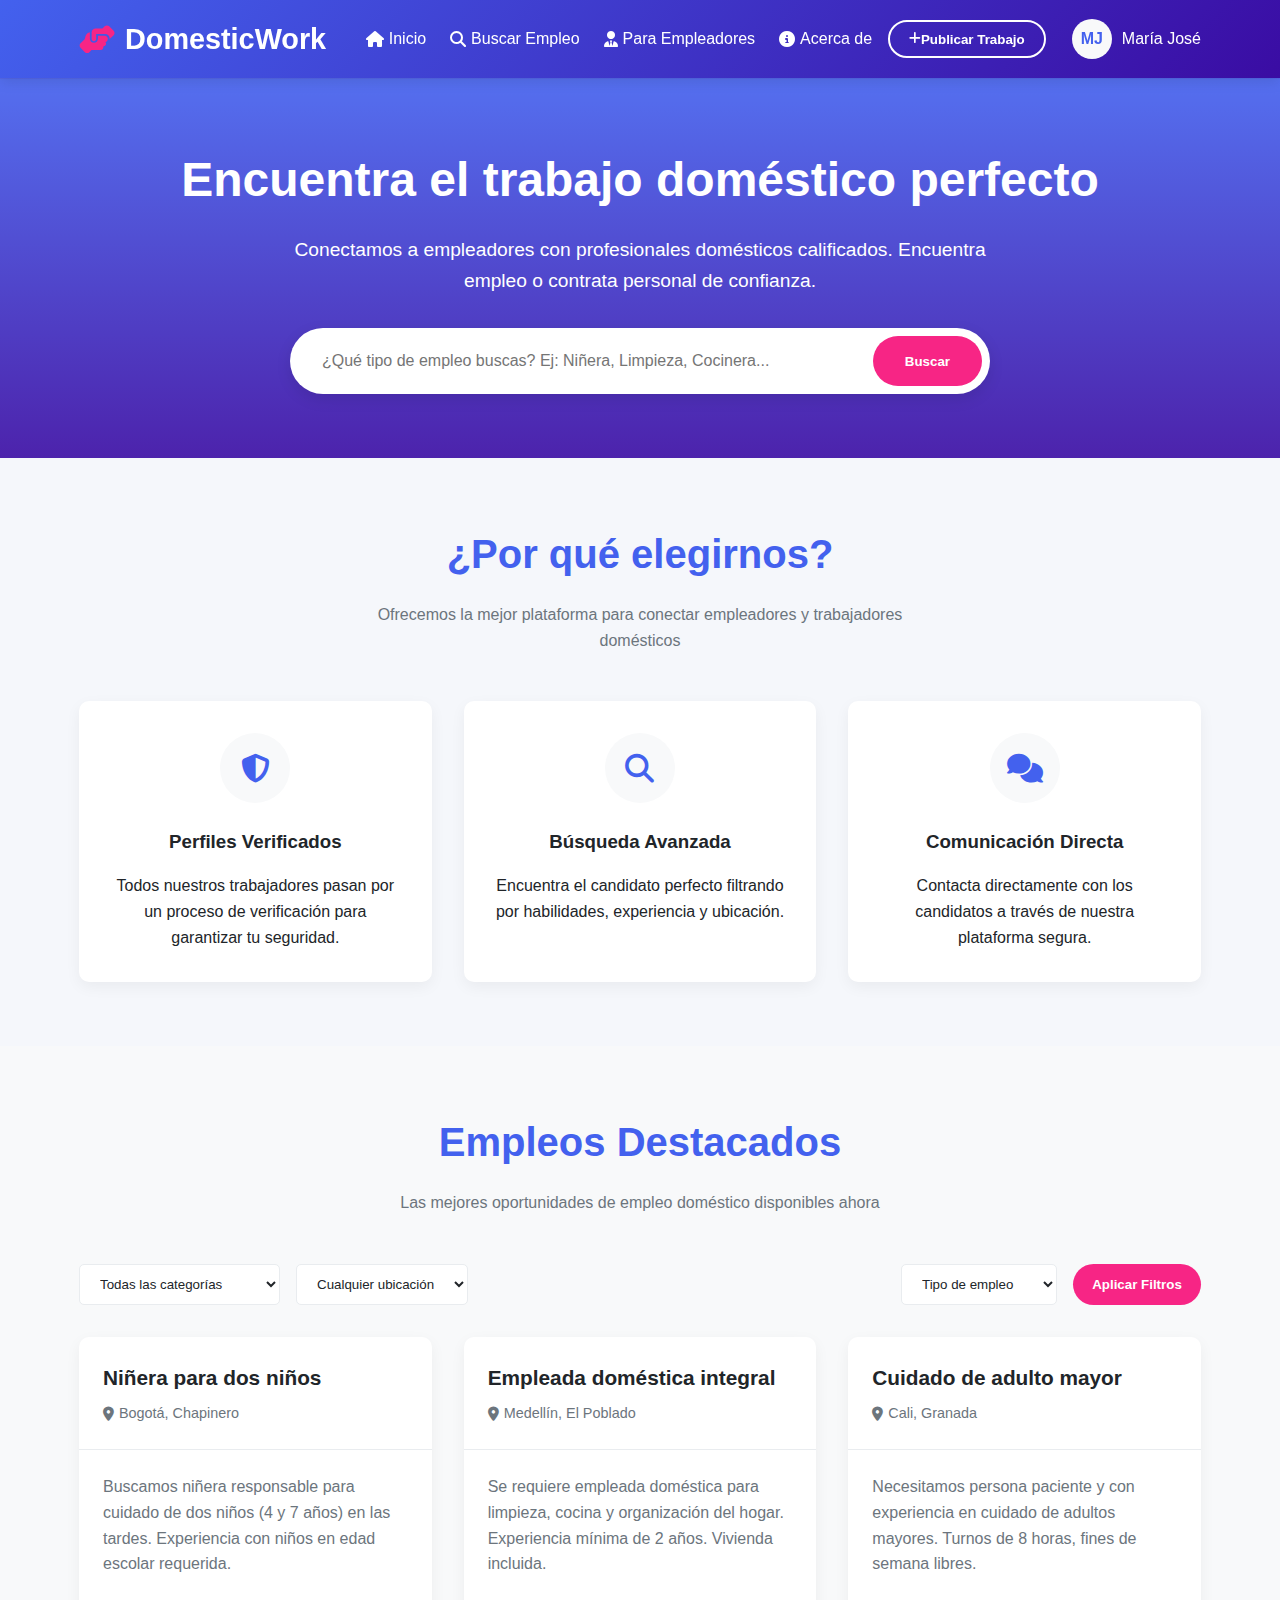
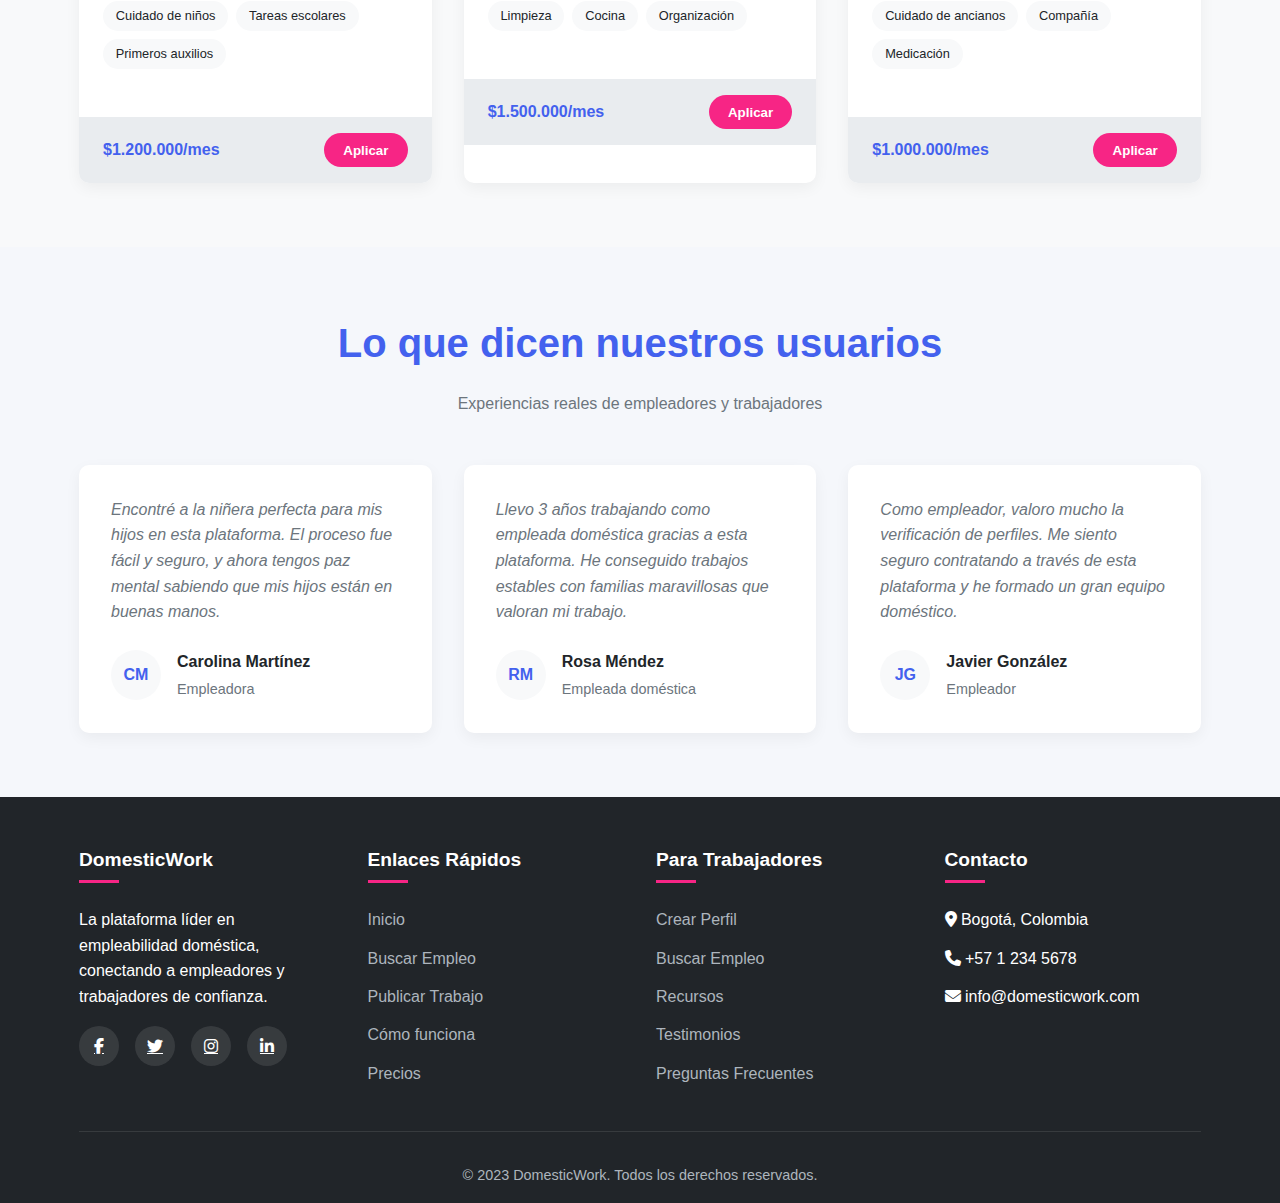
<file: Empleabilidad Domestica/Estructura frontend/index.html>
<!DOCTYPE html>
<html lang="es">
<head>
    <meta charset="UTF-8">
    <meta name="viewport" content="width=device-width, initial-scale=1.0">
    <title>DomesticWork - Empleabilidad Doméstica</title>
    <link rel="stylesheet" href="https://cdnjs.cloudflare.com/ajax/libs/font-awesome/6.4.0/css/all.min.css">
    <style>
        :root {
            --primary: #4361ee;
            --secondary: #3a0ca3;
            --accent: #f72585;
            --light: #f8f9fa;
            --dark: #212529;
            --success: #4cc9f0;
            --warning: #f8961e;
            --gray: #6c757d;
            --light-gray: #e9ecef;
        }
        
        * {
            margin: 0;
            padding: 0;
            box-sizing: border-box;
            font-family: 'Segoe UI', Tahoma, Geneva, Verdana, sans-serif;
        }
        
        body {
            background-color: #f5f7fb;
            color: var(--dark);
            line-height: 1.6;
        }
        
        .container {
            width: 90%;
            max-width: 1200px;
            margin: 0 auto;
            padding: 0 15px;
        }
        
        /* Header Styles */
        header {
            background: linear-gradient(135deg, var(--primary), var(--secondary));
            color: white;
            padding: 1rem 0;
            box-shadow: 0 4px 12px rgba(0, 0, 0, 0.1);
            position: sticky;
            top: 0;
            z-index: 1000;
        }
        
        .header-content {
            display: flex;
            justify-content: space-between;
            align-items: center;
        }
        
        .logo {
            font-size: 1.8rem;
            font-weight: 700;
            display: flex;
            align-items: center;
        }
        
        .logo i {
            margin-right: 10px;
            color: var(--accent);
        }
        
        nav ul {
            display: flex;
            list-style: none;
        }
        
        nav ul li {
            margin-left: 1.5rem;
        }
        
        nav ul li a {
            color: white;
            text-decoration: none;
            font-weight: 500;
            transition: color 0.3s;
            display: flex;
            align-items: center;
        }
        
        nav ul li a:hover {
            color: var(--accent);
        }
        
        nav ul li a i {
            margin-right: 5px;
        }
        
        .user-actions {
            display: flex;
            align-items: center;
        }
        
        .btn {
            padding: 0.6rem 1.2rem;
            border-radius: 50px;
            font-weight: 600;
            cursor: pointer;
            transition: all 0.3s;
            border: none;
            display: inline-flex;
            align-items: center;
            justify-content: center;
        }
        
        .btn-primary {
            background-color: var(--accent);
            color: white;
        }
        
        .btn-primary:hover {
            background-color: #e11574;
            transform: translateY(-2px);
        }
        
        .btn-outline {
            background-color: transparent;
            border: 2px solid white;
            color: white;
            margin-right: 10px;
        }
        
        .btn-outline:hover {
            background-color: white;
            color: var(--primary);
        }
        
        .user-profile {
            display: flex;
            align-items: center;
            margin-left: 1rem;
            cursor: pointer;
        }
        
        .user-avatar {
            width: 40px;
            height: 40px;
            border-radius: 50%;
            background-color: var(--light);
            display: flex;
            align-items: center;
            justify-content: center;
            margin-right: 10px;
            font-weight: bold;
            color: var(--primary);
        }
        
        /* Hero Section */
        .hero {
            padding: 4rem 0;
            background: linear-gradient(rgba(67, 97, 238, 0.9), rgba(58, 12, 163, 0.9)), url('https://images.unsplash.com/photo-1581578731548-c64695cc6952?ixlib=rb-4.0.3&auto=format&fit=crop&w=1350&q=80');
            background-size: cover;
            background-position: center;
            color: white;
            text-align: center;
        }
        
        .hero h1 {
            font-size: 3rem;
            margin-bottom: 1rem;
        }
        
        .hero p {
            font-size: 1.2rem;
            max-width: 700px;
            margin: 0 auto 2rem;
        }
        
        .search-box {
            background: white;
            border-radius: 50px;
            padding: 0.5rem;
            max-width: 700px;
            margin: 0 auto;
            display: flex;
            box-shadow: 0 5px 15px rgba(0, 0, 0, 0.1);
        }
        
        .search-box input {
            flex: 1;
            border: none;
            padding: 1rem 1.5rem;
            border-radius: 50px;
            font-size: 1rem;
            outline: none;
        }
        
        .search-box button {
            background: var(--accent);
            color: white;
            border: none;
            border-radius: 50px;
            padding: 0 2rem;
            cursor: pointer;
            font-weight: 600;
            transition: background 0.3s;
        }
        
        .search-box button:hover {
            background: #e11574;
        }
        
        /* Features Section */
        .features {
            padding: 4rem 0;
        }
        
        .section-title {
            text-align: center;
            margin-bottom: 3rem;
        }
        
        .section-title h2 {
            font-size: 2.5rem;
            color: var(--primary);
            margin-bottom: 1rem;
        }
        
        .section-title p {
            color: var(--gray);
            max-width: 600px;
            margin: 0 auto;
        }
        
        .features-grid {
            display: grid;
            grid-template-columns: repeat(auto-fit, minmax(300px, 1fr));
            gap: 2rem;
        }
        
        .feature-card {
            background: white;
            border-radius: 10px;
            padding: 2rem;
            box-shadow: 0 5px 15px rgba(0, 0, 0, 0.05);
            transition: transform 0.3s;
            text-align: center;
        }
        
        .feature-card:hover {
            transform: translateY(-10px);
        }
        
        .feature-icon {
            width: 70px;
            height: 70px;
            background: var(--light);
            border-radius: 50%;
            display: flex;
            align-items: center;
            justify-content: center;
            margin: 0 auto 1.5rem;
            color: var(--primary);
            font-size: 1.8rem;
        }
        
        .feature-card h3 {
            margin-bottom: 1rem;
            color: var(--dark);
        }
        
        /* Job Listings */
        .job-listings {
            padding: 4rem 0;
            background-color: var(--light);
        }
        
        .filters {
            display: flex;
            justify-content: space-between;
            margin-bottom: 2rem;
            flex-wrap: wrap;
            gap: 1rem;
        }
        
        .filter-group {
            display: flex;
            gap: 1rem;
        }
        
        .filter-select {
            padding: 0.7rem 1rem;
            border-radius: 5px;
            border: 1px solid var(--light-gray);
            background: white;
            color: var(--dark);
        }
        
        .job-cards {
            display: grid;
            grid-template-columns: repeat(auto-fill, minmax(350px, 1fr));
            gap: 2rem;
        }
        
        .job-card {
            background: white;
            border-radius: 10px;
            overflow: hidden;
            box-shadow: 0 5px 15px rgba(0, 0, 0, 0.05);
            transition: transform 0.3s;
        }
        
        .job-card:hover {
            transform: translateY(-5px);
        }
        
        .job-header {
            padding: 1.5rem;
            border-bottom: 1px solid var(--light-gray);
        }
        
        .job-title {
            font-size: 1.3rem;
            margin-bottom: 0.5rem;
            color: var(--dark);
        }
        
        .job-meta {
            display: flex;
            align-items: center;
            color: var(--gray);
            font-size: 0.9rem;
        }
        
        .job-meta i {
            margin-right: 5px;
        }
        
        .job-body {
            padding: 1.5rem;
        }
        
        .job-description {
            margin-bottom: 1.5rem;
            color: var(--gray);
        }
        
        .job-skills {
            display: flex;
            flex-wrap: wrap;
            gap: 0.5rem;
            margin-bottom: 1.5rem;
        }
        
        .skill-tag {
            background: var(--light);
            padding: 0.3rem 0.8rem;
            border-radius: 20px;
            font-size: 0.8rem;
            color: var(--dark);
        }
        
        .job-footer {
            display: flex;
            justify-content: space-between;
            align-items: center;
            padding: 1rem 1.5rem;
            background: var(--light-gray);
        }
        
        .job-salary {
            font-weight: 600;
            color: var(--primary);
        }
        
        /* Testimonials */
        .testimonials {
            padding: 4rem 0;
        }
        
        .testimonial-cards {
            display: grid;
            grid-template-columns: repeat(auto-fit, minmax(300px, 1fr));
            gap: 2rem;
        }
        
        .testimonial-card {
            background: white;
            border-radius: 10px;
            padding: 2rem;
            box-shadow: 0 5px 15px rgba(0, 0, 0, 0.05);
            position: relative;
        }
        
        .testimonial-card:before {
            content: """;
            font-size: 5rem;
            color: var(--light-gray);
            position: absolute;
            top: -10px;
            left: 10px;
            font-family: Georgia, serif;
        }
        
        .testimonial-text {
            margin-bottom: 1.5rem;
            font-style: italic;
            color: var(--gray);
        }
        
        .testimonial-author {
            display: flex;
            align-items: center;
        }
        
        .author-avatar {
            width: 50px;
            height: 50px;
            border-radius: 50%;
            background: var(--light);
            margin-right: 1rem;
            display: flex;
            align-items: center;
            justify-content: center;
            font-weight: bold;
            color: var(--primary);
        }
        
        .author-info h4 {
            margin-bottom: 0.2rem;
        }
        
        .author-info p {
            color: var(--gray);
            font-size: 0.9rem;
        }
        
        /* Footer */
        footer {
            background: var(--dark);
            color: white;
            padding: 3rem 0 1rem;
        }
        
        .footer-content {
            display: grid;
            grid-template-columns: repeat(auto-fit, minmax(200px, 1fr));
            gap: 2rem;
            margin-bottom: 2rem;
        }
        
        .footer-column h3 {
            margin-bottom: 1.5rem;
            font-size: 1.2rem;
            position: relative;
            padding-bottom: 0.5rem;
        }
        
        .footer-column h3:after {
            content: "";
            position: absolute;
            bottom: 0;
            left: 0;
            width: 40px;
            height: 3px;
            background: var(--accent);
        }
        
        .footer-column ul {
            list-style: none;
        }
        
        .footer-column ul li {
            margin-bottom: 0.8rem;
        }
        
        .footer-column ul li a {
            color: #adb5bd;
            text-decoration: none;
            transition: color 0.3s;
        }
        
        .footer-column ul li a:hover {
            color: white;
        }
        
        .social-links {
            display: flex;
            gap: 1rem;
            margin-top: 1rem;
        }
        
        .social-links a {
            width: 40px;
            height: 40px;
            border-radius: 50%;
            background: rgba(255, 255, 255, 0.1);
            display: flex;
            align-items: center;
            justify-content: center;
            color: white;
            transition: background 0.3s;
        }
        
        .social-links a:hover {
            background: var(--accent);
        }
        
        .footer-bottom {
            text-align: center;
            padding-top: 2rem;
            border-top: 1px solid rgba(255, 255, 255, 0.1);
            color: #adb5bd;
            font-size: 0.9rem;
        }
        
        /* Responsive */
        @media (max-width: 768px) {
            .header-content {
                flex-direction: column;
                text-align: center;
            }
            
            nav ul {
                margin: 1rem 0;
                justify-content: center;
            }
            
            .user-actions {
                justify-content: center;
                width: 100%;
            }
            
            .hero h1 {
                font-size: 2.2rem;
            }
            
            .search-box {
                flex-direction: column;
                border-radius: 10px;
            }
            
            .search-box input {
                border-radius: 10px 10px 0 0;
            }
            
            .search-box button {
                border-radius: 0 0 10px 10px;
                padding: 1rem;
            }
            
            .filters {
                flex-direction: column;
            }
        }
    </style>
</head>
<body>
    <!-- Header -->
    <header>
        <div class="container">
            <div class="header-content">
                <div class="logo">
                    <i class="fas fa-hands-helping"></i>
                    DomesticWork
                </div>
                <nav>
                    <ul>
                        <li><a href="#"><i class="fas fa-home"></i> Inicio</a></li>
                        <li><a href="#"><i class="fas fa-search"></i> Buscar Empleo</a></li>
                        <li><a href="#"><i class="fas fa-user-tie"></i> Para Empleadores</a></li>
                        <li><a href="#"><i class="fas fa-info-circle"></i> Acerca de</a></li>
                    </ul>
                </nav>
                <div class="user-actions">
                    <button class="btn btn-outline"><i class="fas fa-plus"></i> Publicar Trabajo</button>
                    <div class="user-profile">
                        <div class="user-avatar">MJ</div>
                        <span>María José</span>
                    </div>
                </div>
            </div>
        </div>
    </header>

    <!-- Hero Section -->
    <section class="hero">
        <div class="container">
            <h1>Encuentra el trabajo doméstico perfecto</h1>
            <p>Conectamos a empleadores con profesionales domésticos calificados. Encuentra empleo o contrata personal de confianza.</p>
            <div class="search-box">
                <input type="text" placeholder="¿Qué tipo de empleo buscas? Ej: Niñera, Limpieza, Cocinera...">
                <button>Buscar</button>
            </div>
        </div>
    </section>

    <!-- Features Section -->
    <section class="features">
        <div class="container">
            <div class="section-title">
                <h2>¿Por qué elegirnos?</h2>
                <p>Ofrecemos la mejor plataforma para conectar empleadores y trabajadores domésticos</p>
            </div>
            <div class="features-grid">
                <div class="feature-card">
                    <div class="feature-icon">
                        <i class="fas fa-shield-alt"></i>
                    </div>
                    <h3>Perfiles Verificados</h3>
                    <p>Todos nuestros trabajadores pasan por un proceso de verificación para garantizar tu seguridad.</p>
                </div>
                <div class="feature-card">
                    <div class="feature-icon">
                        <i class="fas fa-search"></i>
                    </div>
                    <h3>Búsqueda Avanzada</h3>
                    <p>Encuentra el candidato perfecto filtrando por habilidades, experiencia y ubicación.</p>
                </div>
                <div class="feature-card">
                    <div class="feature-icon">
                        <i class="fas fa-comments"></i>
                    </div>
                    <h3>Comunicación Directa</h3>
                    <p>Contacta directamente con los candidatos a través de nuestra plataforma segura.</p>
                </div>
            </div>
        </div>
    </section>

    <!-- Job Listings -->
    <section class="job-listings">
        <div class="container">
            <div class="section-title">
                <h2>Empleos Destacados</h2>
                <p>Las mejores oportunidades de empleo doméstico disponibles ahora</p>
            </div>
            
            <div class="filters">
                <div class="filter-group">
                    <select class="filter-select">
                        <option>Todas las categorías</option>
                        <option>Niñera/Cuidado de niños</option>
                        <option>Limpieza del hogar</option>
                        <option>Cocinera</option>
                        <option>Cuidado de ancianos</option>
                        <option>Jardinería</option>
                    </select>
                    <select class="filter-select">
                        <option>Cualquier ubicación</option>
                        <option>Bogotá</option>
                        <option>Medellín</option>
                        <option>Cali</option>
                        <option>Barranquilla</option>
                        <option>Cartagena</option>
                    </select>
                </div>
                <div class="filter-group">
                    <select class="filter-select">
                        <option>Tipo de empleo</option>
                        <option>Tiempo completo</option>
                        <option>Medio tiempo</option>
                        <option>Por horas</option>
                        <option>Live-in</option>
                    </select>
                    <button class="btn btn-primary">Aplicar Filtros</button>
                </div>
            </div>
            
            <div class="job-cards">
                <!-- Job Card 1 -->
                <div class="job-card">
                    <div class="job-header">
                        <h3 class="job-title">Niñera para dos niños</h3>
                        <div class="job-meta">
                            <i class="fas fa-map-marker-alt"></i> Bogotá, Chapinero
                        </div>
                    </div>
                    <div class="job-body">
                        <p class="job-description">Buscamos niñera responsable para cuidado de dos niños (4 y 7 años) en las tardes. Experiencia con niños en edad escolar requerida.</p>
                        <div class="job-skills">
                            <span class="skill-tag">Cuidado de niños</span>
                            <span class="skill-tag">Tareas escolares</span>
                            <span class="skill-tag">Primeros auxilios</span>
                        </div>
                    </div>
                    <div class="job-footer">
                        <div class="job-salary">$1.200.000/mes</div>
                        <button class="btn btn-primary">Aplicar</button>
                    </div>
                </div>
                
                <!-- Job Card 2 -->
                <div class="job-card">
                    <div class="job-header">
                        <h3 class="job-title">Empleada doméstica integral</h3>
                        <div class="job-meta">
                            <i class="fas fa-map-marker-alt"></i> Medellín, El Poblado
                        </div>
                    </div>
                    <div class="job-body">
                        <p class="job-description">Se requiere empleada doméstica para limpieza, cocina y organización del hogar. Experiencia mínima de 2 años. Vivienda incluida.</p>
                        <div class="job-skills">
                            <span class="skill-tag">Limpieza</span>
                            <span class="skill-tag">Cocina</span>
                            <span class="skill-tag">Organización</span>
                        </div>
                    </div>
                    <div class="job-footer">
                        <div class="job-salary">$1.500.000/mes</div>
                        <button class="btn btn-primary">Aplicar</button>
                    </div>
                </div>
                
                <!-- Job Card 3 -->
                <div class="job-card">
                    <div class="job-header">
                        <h3 class="job-title">Cuidado de adulto mayor</h3>
                        <div class="job-meta">
                            <i class="fas fa-map-marker-alt"></i> Cali, Granada
                        </div>
                    </div>
                    <div class="job-body">
                        <p class="job-description">Necesitamos persona paciente y con experiencia en cuidado de adultos mayores. Turnos de 8 horas, fines de semana libres.</p>
                        <div class="job-skills">
                            <span class="skill-tag">Cuidado de ancianos</span>
                            <span class="skill-tag">Compañía</span>
                            <span class="skill-tag">Medicación</span>
                        </div>
                    </div>
                    <div class="job-footer">
                        <div class="job-salary">$1.000.000/mes</div>
                        <button class="btn btn-primary">Aplicar</button>
                    </div>
                </div>
            </div>
        </div>
    </section>

    <!-- Testimonials -->
    <section class="testimonials">
        <div class="container">
            <div class="section-title">
                <h2>Lo que dicen nuestros usuarios</h2>
                <p>Experiencias reales de empleadores y trabajadores</p>
            </div>
            
            <div class="testimonial-cards">
                <div class="testimonial-card">
                    <p class="testimonial-text">Encontré a la niñera perfecta para mis hijos en esta plataforma. El proceso fue fácil y seguro, y ahora tengos paz mental sabiendo que mis hijos están en buenas manos.</p>
                    <div class="testimonial-author">
                        <div class="author-avatar">CM</div>
                        <div class="author-info">
                            <h4>Carolina Martínez</h4>
                            <p>Empleadora</p>
                        </div>
                    </div>
                </div>
                
                <div class="testimonial-card">
                    <p class="testimonial-text">Llevo 3 años trabajando como empleada doméstica gracias a esta plataforma. He conseguido trabajos estables con familias maravillosas que valoran mi trabajo.</p>
                    <div class="testimonial-author">
                        <div class="author-avatar">RM</div>
                        <div class="author-info">
                            <h4>Rosa Méndez</h4>
                            <p>Empleada doméstica</p>
                        </div>
                    </div>
                </div>
                
                <div class="testimonial-card">
                    <p class="testimonial-text">Como empleador, valoro mucho la verificación de perfiles. Me siento seguro contratando a través de esta plataforma y he formado un gran equipo doméstico.</p>
                    <div class="testimonial-author">
                        <div class="author-avatar">JG</div>
                        <div class="author-info">
                            <h4>Javier González</h4>
                            <p>Empleador</p>
                        </div>
                    </div>
                </div>
            </div>
        </div>
    </section>

    <!-- Footer -->
    <footer>
        <div class="container">
            <div class="footer-content">
                <div class="footer-column">
                    <h3>DomesticWork</h3>
                    <p>La plataforma líder en empleabilidad doméstica, conectando a empleadores y trabajadores de confianza.</p>
                    <div class="social-links">
                        <a href="#"><i class="fab fa-facebook-f"></i></a>
                        <a href="#"><i class="fab fa-twitter"></i></a>
                        <a href="#"><i class="fab fa-instagram"></i></a>
                        <a href="#"><i class="fab fa-linkedin-in"></i></a>
                    </div>
                </div>
                
                <div class="footer-column">
                    <h3>Enlaces Rápidos</h3>
                    <ul>
                        <li><a href="#">Inicio</a></li>
                        <li><a href="#">Buscar Empleo</a></li>
                        <li><a href="#">Publicar Trabajo</a></li>
                        <li><a href="#">Cómo funciona</a></li>
                        <li><a href="#">Precios</a></li>
                    </ul>
                </div>
                
                <div class="footer-column">
                    <h3>Para Trabajadores</h3>
                    <ul>
                        <li><a href="#">Crear Perfil</a></li>
                        <li><a href="#">Buscar Empleo</a></li>
                        <li><a href="#">Recursos</a></li>
                        <li><a href="#">Testimonios</a></li>
                        <li><a href="#">Preguntas Frecuentes</a></li>
                    </ul>
                </div>
                
                <div class="footer-column">
                    <h3>Contacto</h3>
                    <ul>
                        <li><i class="fas fa-map-marker-alt"></i> Bogotá, Colombia</li>
                        <li><i class="fas fa-phone"></i> +57 1 234 5678</li>
                        <li><i class="fas fa-envelope"></i> info@domesticwork.com</li>
                    </ul>
                </div>
            </div>
            
            <div class="footer-bottom">
                <p>&copy; 2023 DomesticWork. Todos los derechos reservados.</p>
            </div>
        </div>
    </footer>

    <script>
        // Simulación de conexión con el sistema de login/register
        document.addEventListener('DOMContentLoaded', function() {
            // Verificar si el usuario está logueado (simulación)
            const isLoggedIn = localStorage.getItem('domesticWorkUserLoggedIn');
            const userData = JSON.parse(localStorage.getItem('domesticWorkUserData')) || {name: 'Usuario', initial: 'U'};
            
            if (isLoggedIn) {
                // Mostrar información del usuario
                document.querySelector('.user-avatar').textContent = userData.initial;
                document.querySelector('.user-profile span').textContent = userData.name;
            } else {
                // Redirigir al login si no está logueado
                // window.location.href = 'http://localhost/login.html';
                console.log('Usuario no logueado - Redirigiendo al login');
            }
            
            // Manejo del botón de publicar trabajo
            document.querySelector('.btn-outline').addEventListener('click', function() {
                if (!isLoggedIn) {
                    alert('Por favor inicia sesión para publicar un trabajo');
                    // window.location.href = 'http://localhost/login.html';
                    return;
                }
                // Lógica para publicar trabajo
                alert('Redirigiendo al formulario para publicar trabajo');
            });
            
            // Manejo de los botones de aplicar
            document.querySelectorAll('.job-card .btn-primary').forEach(button => {
                button.addEventListener('click', function() {
                    if (!isLoggedIn) {
                        alert('Por favor inicia sesión para aplicar a este trabajo');
                        // window.location.href = 'http://localhost/login.html';
                        return;
                    }
                    alert('¡Has aplicado a este trabajo exitosamente!');
                });
            });
            
            // Manejo de la búsqueda
            document.querySelector('.search-box button').addEventListener('click', function() {
                const searchTerm = document.querySelector('.search-box input').value;
                if (searchTerm.trim() !== '') {
                    alert(`Buscando: ${searchTerm}`);
                    // Aquí iría la lógica real de búsqueda
                }
            });
        });
    </script>
</body>
</html>
</file>
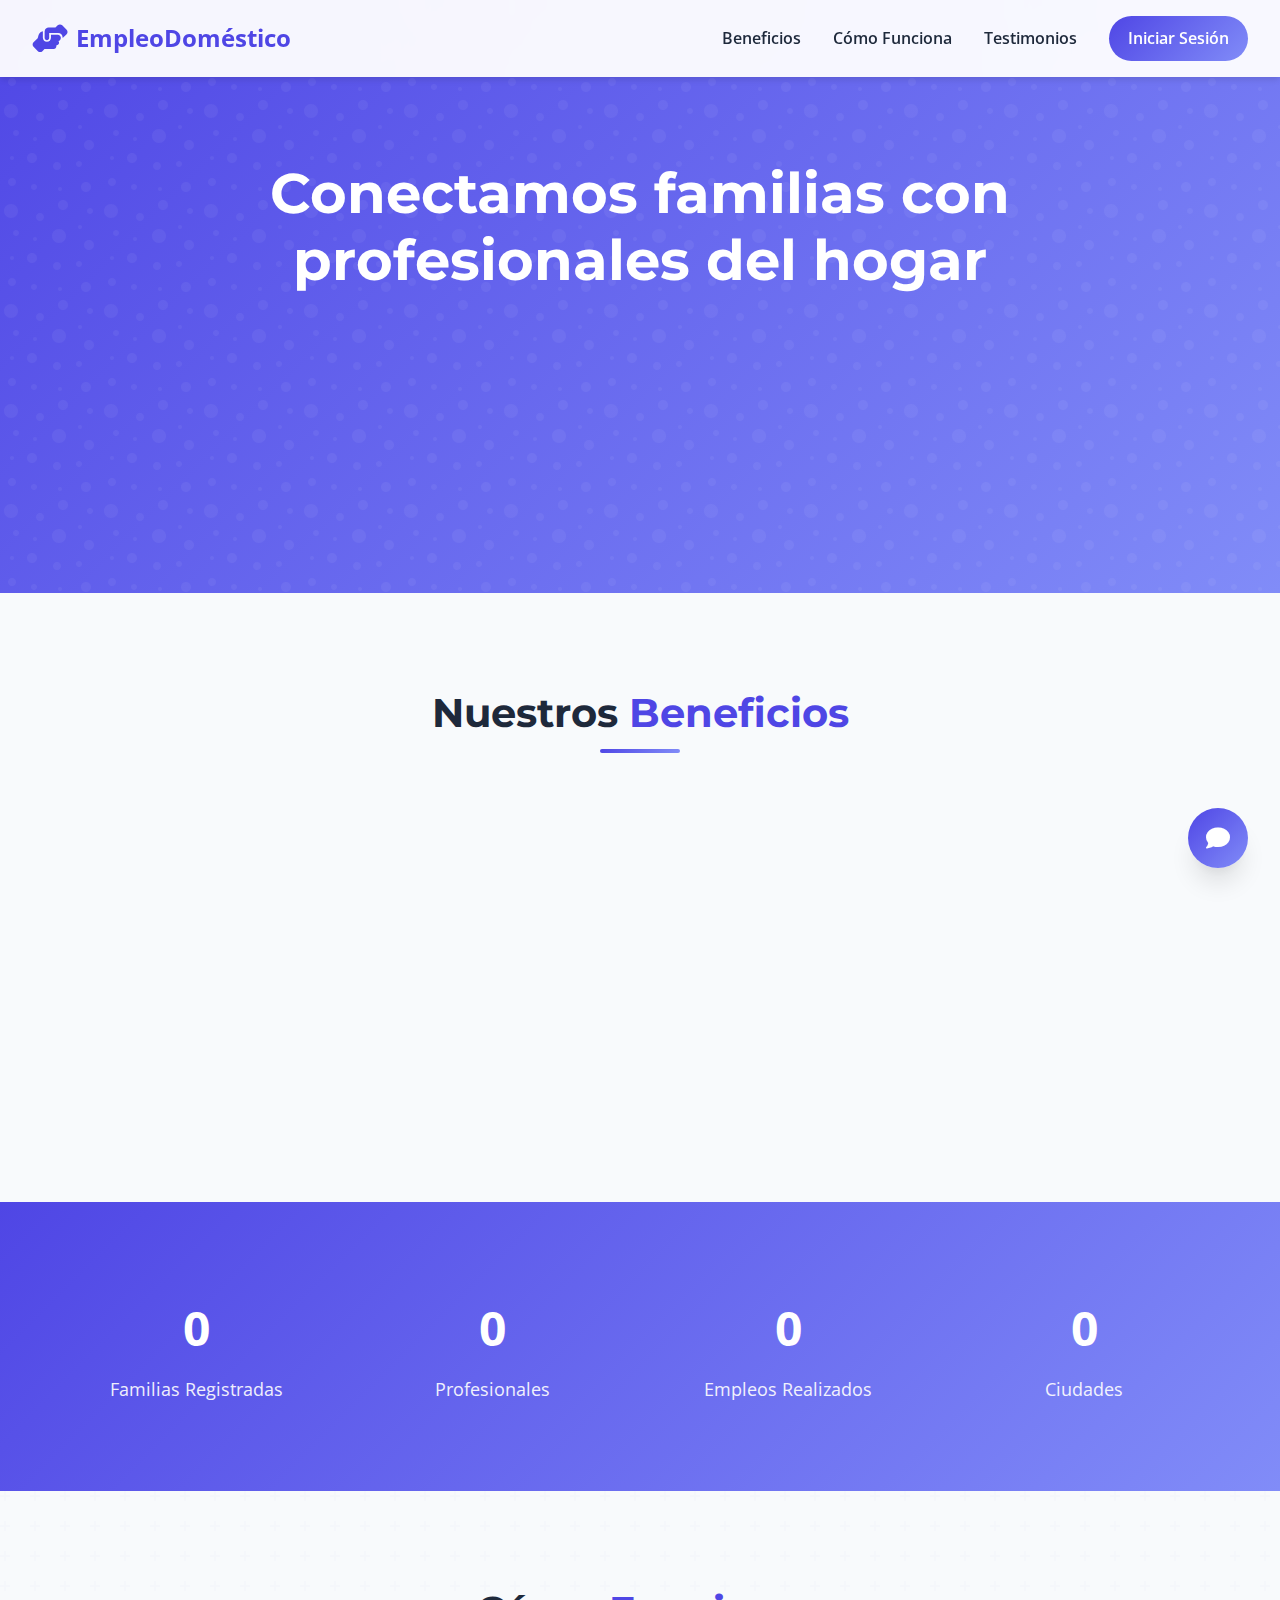
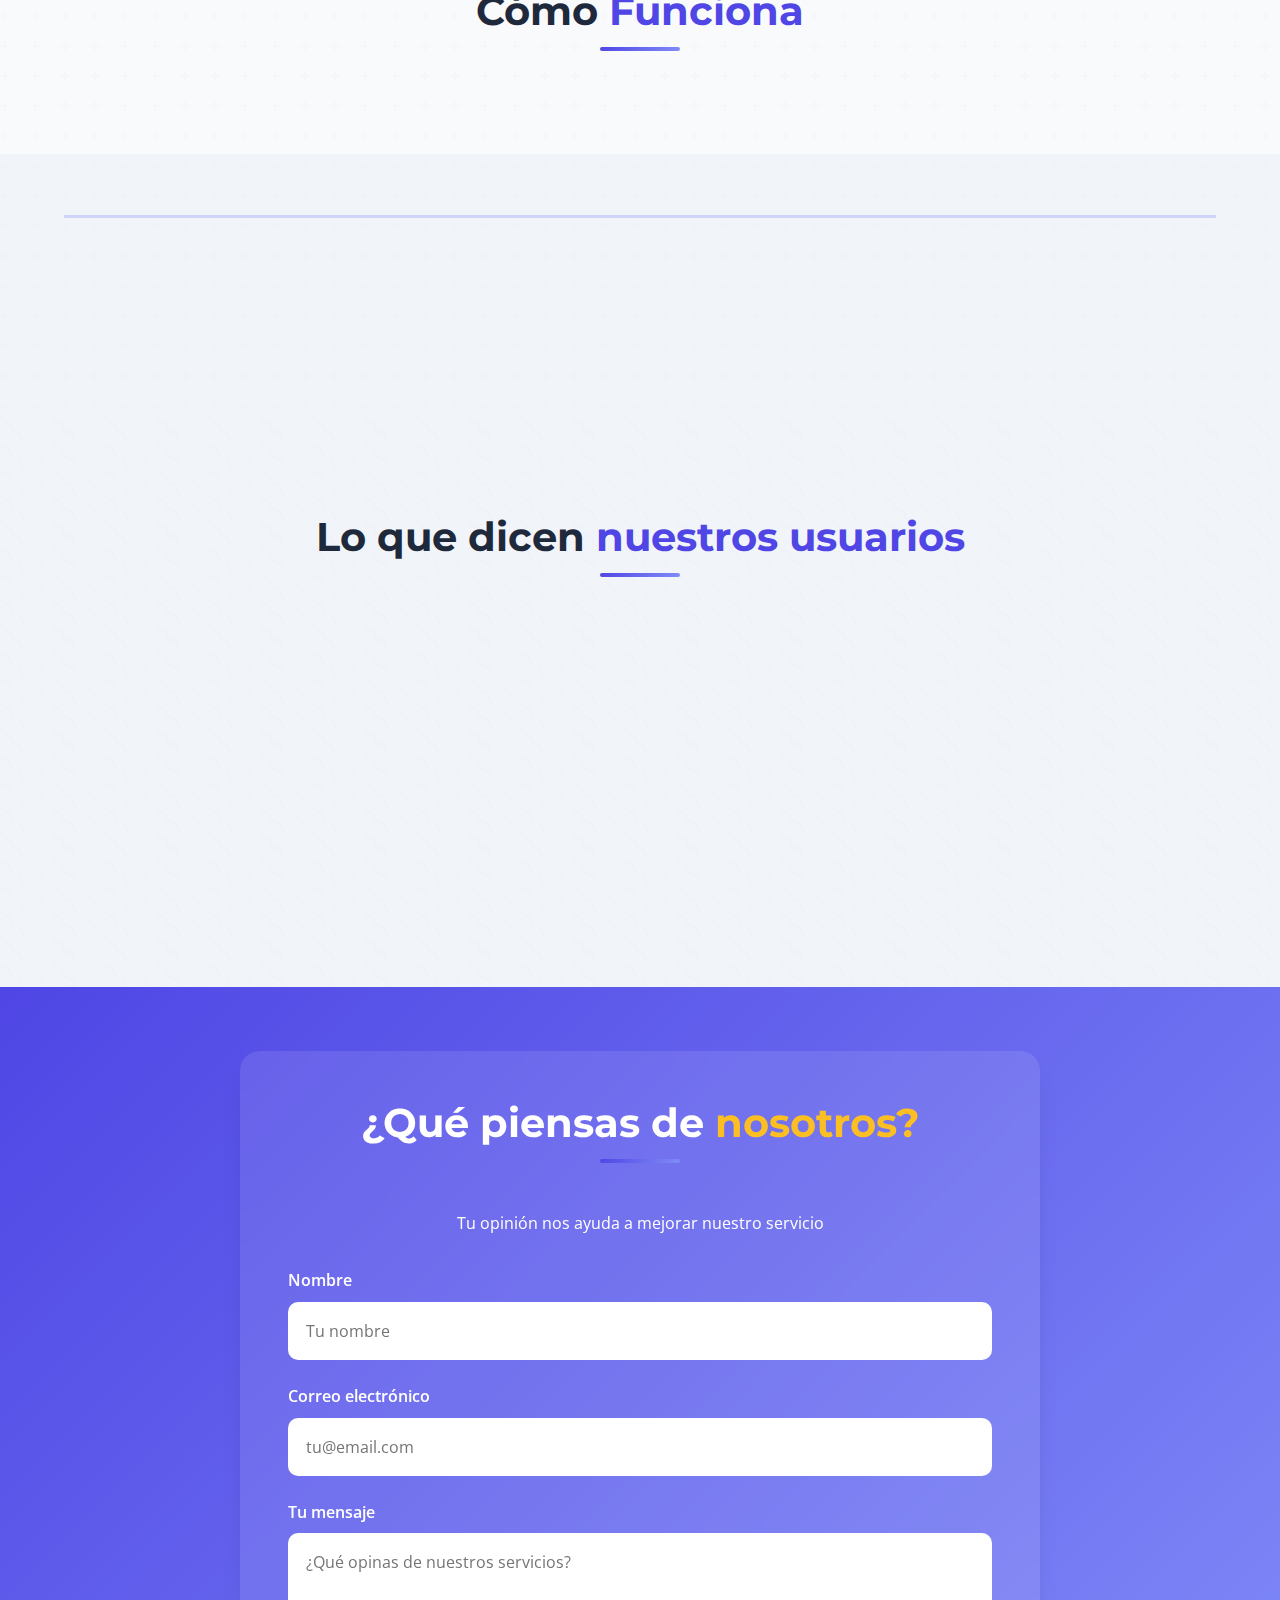
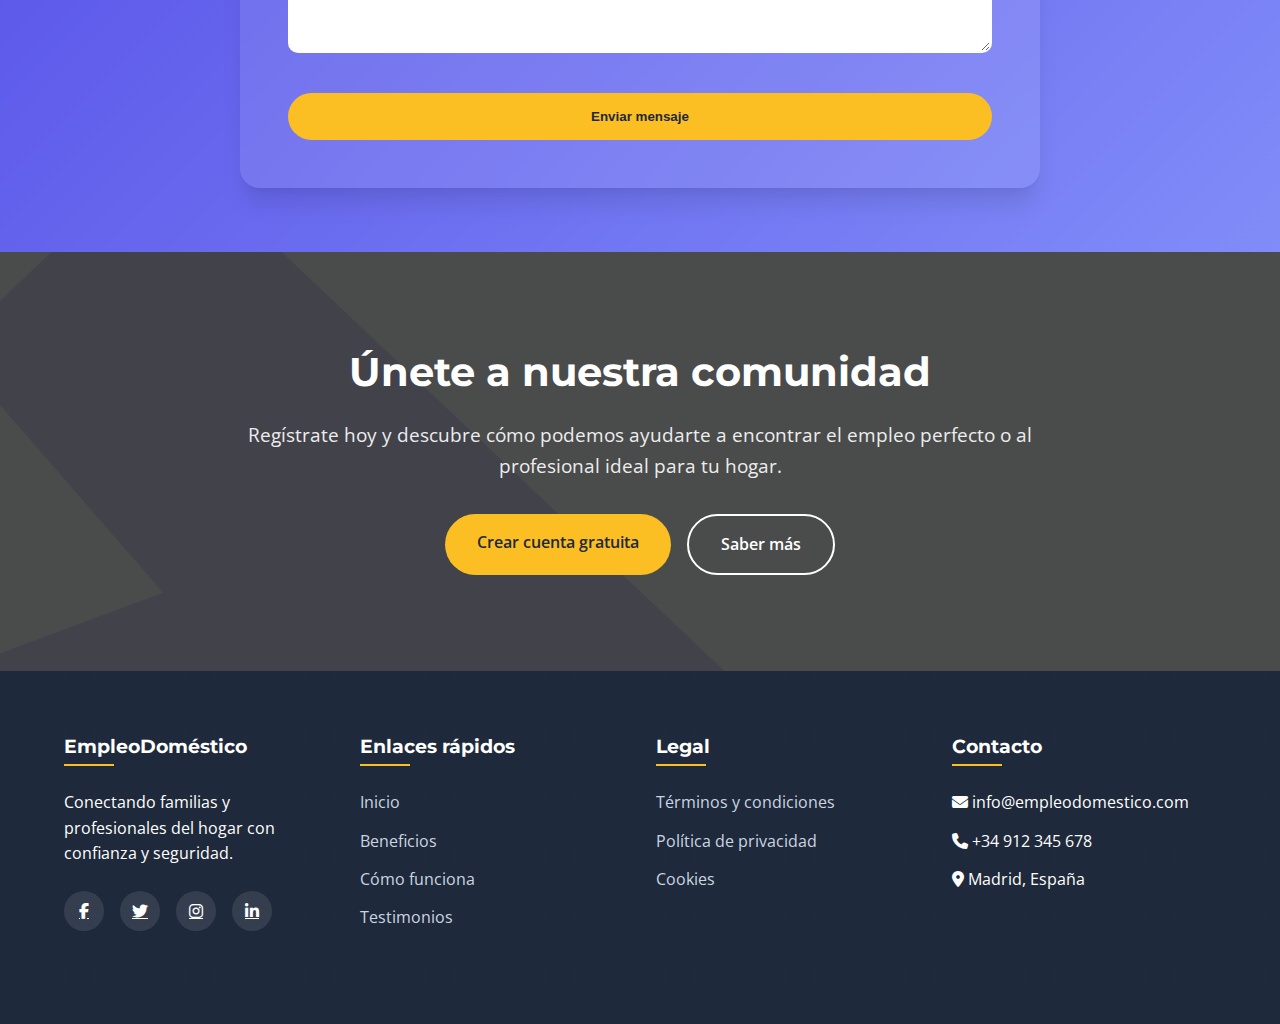
<file: Empleabilidad Domestica/Estructura frontend/lading-page.html>
<!DOCTYPE html>
<html lang="es">
<head>
  <meta charset="UTF-8">
  <meta name="viewport" content="width=device-width, initial-scale=1.0">
  <title>Empleabilidad Doméstica | Conectando Familias y Profesionales</title>
  <link rel="stylesheet" href="https://cdnjs.cloudflare.com/ajax/libs/font-awesome/6.4.0/css/all.min.css">
  <link href="https://fonts.googleapis.com/css2?family=Montserrat:wght@400;500;600;700&family=Open+Sans:wght@400;600&display=swap" rel="stylesheet">
  <link rel="icon" href="/Imagenes/DemEmpleo - logo.png">
  <style>
    :root {
      --primary: #4f46e5;
      --primary-dark: #3730a3;
      --primary-light: #818cf8;
      --secondary: #fbbf24;
      --secondary-dark: #f59e0b;
      --dark: #1e293b;
      --light: #f8fafc;
      --gray: #64748b;
      --success: #10b981;
      --error: #ef4444;
      --transition: all 0.3s ease;
      --shadow: 0 10px 15px -3px rgba(0, 0, 0, 0.1), 0 4px 6px -2px rgba(0, 0, 0, 0.05);
      --shadow-lg: 0 20px 25px -5px rgba(0, 0, 0, 0.1), 0 10px 10px -5px rgba(0, 0, 0, 0.04);
      --gradient: linear-gradient(135deg, var(--primary), var(--primary-light));
      --gradient-secondary: linear-gradient(135deg, var(--secondary), var(--secondary-dark));
      --glass: rgba(255, 255, 255, 0.1);
      --glass-dark: rgba(0, 0, 0, 0.1);
    }

    * {
      margin: 0;
      padding: 0;
      box-sizing: border-box;
    }

    body {
      font-family: 'Open Sans', sans-serif;
      color: var(--dark);
      background-color: var(--light);
      overflow-x: hidden;
      line-height: 1.6;
    }

    h1, h2, h3, h4, h5, h6 {
      font-family: 'Montserrat', sans-serif;
      font-weight: 700;
      line-height: 1.2;
    }

    .container {
      width: 100%;
      max-width: 1200px;
      margin: 0 auto;
      padding: 0 1.5rem;
    }

    /* Header & Navigation */
    header {
      position: fixed;
      top: 0;
      left: 0;
      width: 100%;
      background-color: rgba(255, 255, 255, 0.95);
      backdrop-filter: blur(10px);
      -webkit-backdrop-filter: blur(10px);
      box-shadow: 0 4px 6px -1px rgba(0, 0, 0, 0.1);
      z-index: 1000;
      transition: var(--transition);
    }

    header.scrolled {
      background-color: rgba(255, 255, 255, 0.98);
      box-shadow: var(--shadow-lg);
    }

    .header-container {
      display: flex;
      justify-content: space-between;
      align-items: center;
      padding: 1rem 2rem;
    }

    .logo {
      display: flex;
      align-items: center;
      gap: 0.5rem;
      font-size: 1.5rem;
      font-weight: 700;
      color: var(--primary);
      text-decoration: none;
    }

    .logo i {
      font-size: 1.8rem;
    }

    .nav-menu {
      display: flex;
      align-items: center;
      gap: 2rem;
    }

    .nav-link {
      color: var(--dark);
      text-decoration: none;
      font-weight: 600;
      font-size: 1rem;
      transition: var(--transition);
      position: relative;
    }

    .nav-link:hover {
      color: var(--primary);
    }

    .nav-link::after {
      content: '';
      position: absolute;
      bottom: -5px;
      left: 0;
      width: 0;
      height: 2px;
      background-color: var(--primary);
      transition: var(--transition);
    }

    .nav-link:hover::after {
      width: 100%;
    }

    .nav-cta {
      background: var(--gradient);
      color: white;
      padding: 0.6rem 1.2rem;
      border-radius: 50px;
      transition: var(--transition);
    }

    .nav-cta:hover {
      transform: translateY(-2px);
      box-shadow: var(--shadow);
      color: white;
    }

    .nav-cta::after {
      display: none;
    }

    .hamburger {
      display: none;
      cursor: pointer;
      z-index: 1001;
    }

    .bar {
      display: block;
      width: 25px;
      height: 3px;
      margin: 5px auto;
      background-color: var(--dark);
      transition: var(--transition);
    }

    /* Hero Section */
    .hero {
      position: relative;
      padding: 10rem 2rem 6rem;
      background: var(--gradient);
      color: white;
      overflow: hidden;
    }

    .hero::before {
      content: '';
      position: absolute;
      top: 0;
      left: 0;
      width: 100%;
      height: 100%;
      background: url("data:image/svg+xml,%3Csvg width='100' height='100' viewBox='0 0 100 100' xmlns='http://www.w3.org/2000/svg'%3E%3Cpath d='M11 18c3.866 0 7-3.134 7-7s-3.134-7-7-7-7 3.134-7 7 3.134 7 7 7zm48 25c3.866 0 7-3.134 7-7s-3.134-7-7-7-7 3.134-7 7 3.134 7 7 7zm-43-7c1.657 0 3-1.343 3-3s-1.343-3-3-3-3 1.343-3 3 1.343 3 3 3zm63 31c1.657 0 3-1.343 3-3s-1.343-3-3-3-3 1.343-3 3 1.343 3 3 3zM34 90c1.657 0 3-1.343 3-3s-1.343-3-3-3-3 1.343-3 3 1.343 3 3 3zm56-76c1.657 0 3-1.343 3-3s-1.343-3-3-3-3 1.343-3 3 1.343 3 3 3zM12 86c2.21 0 4-1.79 4-4s-1.79-4-4-4-4 1.79-4 4 1.79 4 4 4zm28-65c2.21 0 4-1.79 4-4s-1.79-4-4-4-4 1.79-4 4 1.79 4 4 4zm23-11c2.76 0 5-2.24 5-5s-2.24-5-5-5-5 2.24-5 5 2.24 5 5 5zm-6 60c2.21 0 4-1.79 4-4s-1.79-4-4-4-4 1.79-4 4 1.79 4 4 4zm29 22c2.76 0 5-2.24 5-5s-2.24-5-5-5-5 2.24-5 5 2.24 5 5 5zM32 63c2.76 0 5-2.24 5-5s-2.24-5-5-5-5 2.24-5 5 2.24 5 5 5zm57-13c2.76 0 5-2.24 5-5s-2.24-5-5-5-5 2.24-5 5 2.24 5 5 5zm-9-21c1.105 0 2-.895 2-2s-.895-2-2-2-2 .895-2 2 .895 2 2 2zM60 91c1.105 0 2-.895 2-2s-.895-2-2-2-2 .895-2 2 .895 2 2 2zM35 41c1.105 0 2-.895 2-2s-.895-2-2-2-2 .895-2 2 .895 2 2 2zM12 60c1.105 0 2-.895 2-2s-.895-2-2-2-2 .895-2 2 .895 2 2 2z' fill='%23ffffff' fill-opacity='0.1' fill-rule='evenodd'/%3E%3C/svg%3E");
      opacity: 0.5;
    }

    .hero-content {
      position: relative;
      z-index: 2;
      max-width: 800px;
      margin: 0 auto;
      text-align: center;
    }

    .hero-title {
      font-size: 3.5rem;
      margin-bottom: 1.5rem;
      animation: fadeInUp 1s ease;
    }

    .hero-subtitle {
      font-size: 1.5rem;
      margin-bottom: 2.5rem;
      font-weight: 400;
      animation: fadeInUp 1s ease 0.2s forwards;
      opacity: 0;
    }

    .hero-buttons {
      display: flex;
      justify-content: center;
      gap: 1rem;
      animation: fadeInUp 1s ease 0.4s forwards;
      opacity: 0;
    }

    .btn {
      display: inline-block;
      padding: 1rem 2rem;
      border-radius: 50px;
      font-weight: 600;
      text-decoration: none;
      transition: var(--transition);
      cursor: pointer;
      border: none;
      font-size: 1rem;
    }

    .btn-primary {
      background-color: var(--secondary);
      color: var(--dark);
    }

    .btn-primary:hover {
      background-color: var(--secondary-dark);
      transform: translateY(-3px);
      box-shadow: var(--shadow);
    }

    .btn-secondary {
      background-color: transparent;
      color: white;
      border: 2px solid white;
    }

    .btn-secondary:hover {
      background-color: white;
      color: var(--primary);
      transform: translateY(-3px);
      box-shadow: var(--shadow);
    }

    /* Features Section */
    .features {
      padding: 6rem 2rem;
      background-color: var(--light);
    }

    .section-title {
      text-align: center;
      font-size: 2.5rem;
      margin-bottom: 3rem;
      color: var(--dark);
      position: relative;
      padding-bottom: 1rem;
    }

    .section-title::after {
      content: '';
      position: absolute;
      bottom: 0;
      left: 50%;
      transform: translateX(-50%);
      width: 80px;
      height: 4px;
      background: var(--gradient);
      border-radius: 2px;
    }

    .section-title span {
      color: var(--primary);
    }

    .features-grid {
      display: grid;
      grid-template-columns: repeat(auto-fit, minmax(300px, 1fr));
      gap: 2rem;
    }

    .feature-card {
      background: white;
      border-radius: 16px;
      padding: 2.5rem;
      box-shadow: var(--shadow);
      transition: var(--transition);
      text-align: center;
      position: relative;
      overflow: hidden;
      z-index: 1;
    }

    .feature-card::before {
      content: '';
      position: absolute;
      top: 0;
      left: 0;
      width: 100%;
      height: 5px;
      background: var(--gradient);
      transition: var(--transition);
    }

    .feature-card:hover {
      transform: translateY(-10px);
      box-shadow: var(--shadow-lg);
    }

    .feature-card:hover::before {
      height: 100%;
      opacity: 0.05;
    }

    .feature-icon {
      font-size: 3rem;
      margin-bottom: 1.5rem;
      color: var(--primary);
      background: rgba(79, 70, 229, 0.1);
      width: 80px;
      height: 80px;
      display: flex;
      align-items: center;
      justify-content: center;
      border-radius: 50%;
      margin: 0 auto 1.5rem;
      transition: var(--transition);
    }

    .feature-card:hover .feature-icon {
      transform: scale(1.1) rotate(5deg);
      background: var(--gradient);
      color: white;
    }

    .feature-title {
      font-size: 1.5rem;
      margin-bottom: 1rem;
    }

    /* How it Works */
    .how-it-works {
      padding: 6rem 2rem;
      background: linear-gradient(to bottom, var(--light) 50%, #f1f5f9 50%);
      position: relative;
    }

    .how-it-works::before {
      content: '';
      position: absolute;
      top: 0;
      left: 0;
      width: 100%;
      height: 100%;
      background: url("data:image/svg+xml,%3Csvg width='60' height='60' viewBox='0 0 60 60' xmlns='http://www.w3.org/2000/svg'%3E%3Cg fill='none' fill-rule='evenodd'%3E%3Cg fill='%234f46e5' fill-opacity='0.05'%3E%3Cpath d='M36 34v-4h-2v4h-4v2h4v4h2v-4h4v-2h-4zm0-30V0h-2v4h-4v2h4v4h2V6h4V4h-4zM6 34v-4H4v4H0v2h4v4h2v-4h4v-2H6zM6 4V0H4v4H0v2h4v4h2V6h4V4H6z'/%3E%3C/g%3E%3C/g%3E%3C/svg%3E");
      opacity: 0.3;
    }

    .steps-container {
      display: flex;
      justify-content: space-between;
      flex-wrap: wrap;
      margin-top: 4rem;
      position: relative;
    }

    .steps-container::before {
      content: '';
      position: absolute;
      top: 100px;
      left: 0;
      width: 100%;
      height: 3px;
      background: var(--primary-light);
      opacity: 0.3;
    }

    .step {
      flex: 1;
      min-width: 250px;
      text-align: center;
      padding: 0 1.5rem;
      position: relative;
      z-index: 2;
    }

    .step-number {
      width: 60px;
      height: 60px;
      border-radius: 50%;
      background: var(--gradient);
      color: white;
      display: flex;
      align-items: center;
      justify-content: center;
      font-size: 1.5rem;
      font-weight: 700;
      margin: 0 auto 1.5rem;
      box-shadow: 0 5px 15px rgba(79, 70, 229, 0.3);
      transition: var(--transition);
    }

    .step:hover .step-number {
      transform: scale(1.1);
      box-shadow: 0 8px 20px rgba(79, 70, 229, 0.4);
    }

    .step-title {
      font-size: 1.5rem;
      margin-bottom: 1rem;
      color: var(--primary-dark);
    }

    /* Testimonials */
    .testimonials {
      padding: 6rem 2rem;
      background-color: #f1f5f9;
      position: relative;
    }

    .testimonials::before {
      content: '';
      position: absolute;
      top: 0;
      left: 0;
      width: 100%;
      height: 100%;
      background: url("data:image/svg+xml,%3Csvg width='52' height='26' viewBox='0 0 52 26' xmlns='http://www.w3.org/2000/svg'%3E%3Cg fill='none' fill-rule='evenodd'%3E%3Cg fill='%234f46e5' fill-opacity='0.05'%3E%3Cpath d='M10 10c0-2.21-1.79-4-4-4-3.314 0-6-2.686-6-6h2c0 2.21 1.79 4 4 4 3.314 0 6 2.686 6 6 0 2.21 1.79 4 4 4 3.314 0 6 2.686 6 6 0 2.21 1.79 4 4 4v2c-3.314 0-6-2.686-6-6 0-2.21-1.79-4-4-4-3.314 0-6-2.686-6-6zm25.464-1.95l8.486 8.486-1.414 1.414-8.486-8.486 1.414-1.414z' /%3E%3C/g%3E%3C/g%3E%3C/svg%3E");
      opacity: 0.3;
    }

    .testimonials-grid {
      display: grid;
      grid-template-columns: repeat(auto-fit, minmax(300px, 1fr));
      gap: 2rem;
      margin-top: 3rem;
    }

    .testimonial-card {
      background: white;
      border-radius: 16px;
      padding: 2rem;
      box-shadow: var(--shadow);
      position: relative;
      transition: var(--transition);
    }

    .testimonial-card:hover {
      transform: translateY(-5px);
      box-shadow: var(--shadow-lg);
    }

    .testimonial-text {
      margin-bottom: 1.5rem;
      font-style: italic;
      position: relative;
      padding-left: 1.5rem;
    }

    .testimonial-text::before {
      content: '"';
      position: absolute;
      left: 0;
      top: -10px;
      font-size: 3rem;
      color: var(--primary-light);
      font-family: Georgia, serif;
    }

    .testimonial-author {
      display: flex;
      align-items: center;
    }

    .author-avatar {
      width: 50px;
      height: 50px;
      border-radius: 50%;
      background: var(--gradient);
      display: flex;
      align-items: center;
      justify-content: center;
      color: white;
      font-weight: 600;
      margin-right: 1rem;
      box-shadow: 0 5px 15px rgba(79, 70, 229, 0.3);
    }

    .author-info h4 {
      font-size: 1rem;
      margin-bottom: 0.2rem;
    }

    .author-info p {
      font-size: 0.9rem;
      color: var(--gray);
    }

    .quote-icon {
      position: absolute;
      top: 20px;
      right: 20px;
      font-size: 3rem;
      color: var(--primary-light);
      opacity: 0.2;
    }

    /* Feedback Form */
    .feedback-section {
      padding: 4rem 2rem;
      background: var(--gradient);
      color: white;
    }

    .feedback-container {
      max-width: 800px;
      margin: 0 auto;
      background: var(--glass);
      backdrop-filter: blur(10px);
      -webkit-backdrop-filter: blur(10px);
      padding: 3rem;
      border-radius: 20px;
      box-shadow: var(--shadow-lg);
    }

    .feedback-form {
      display: flex;
      flex-direction: column;
      gap: 1.5rem;
    }

    .form-group {
      display: flex;
      flex-direction: column;
      gap: 0.5rem;
    }

    .form-group label {
      font-weight: 600;
    }

    .form-control {
      padding: 1rem;
      border-radius: 10px;
      border: 2px solid transparent;
      font-family: 'Open Sans', sans-serif;
      font-size: 1rem;
      transition: var(--transition);
    }

    .form-control:focus {
      outline: none;
      border-color: var(--secondary);
      box-shadow: 0 0 0 3px rgba(251, 191, 36, 0.3);
    }

    textarea.form-control {
      min-height: 120px;
      resize: vertical;
    }

    .btn-submit {
      background: var(--secondary);
      color: var(--dark);
      font-weight: 600;
      padding: 1rem 2rem;
      border: none;
      border-radius: 50px;
      cursor: pointer;
      transition: var(--transition);
      margin-top: 1rem;
    }

    .btn-submit:hover {
      background: var(--secondary-dark);
      transform: translateY(-3px);
      box-shadow: var(--shadow);
    }

    /* Stats Section */
    .stats {
      padding: 4rem 2rem;
      background: var(--gradient);
      color: white;
    }

    .stats-grid {
      display: grid;
      grid-template-columns: repeat(auto-fit, minmax(200px, 1fr));
      gap: 2rem;
      text-align: center;
    }

    .stat-item {
      padding: 1.5rem;
    }

    .stat-number {
      font-size: 3rem;
      font-weight: 700;
      margin-bottom: 0.5rem;
    }

    .stat-text {
      font-size: 1.1rem;
      opacity: 0.9;
    }

    /* CTA Section */
    .cta {
      padding: 6rem 2rem;
      background: linear-gradient(rgba(0, 0, 0, 0.7), rgba(0, 0, 0, 0.7)), url('data:image/svg+xml,%3Csvg xmlns="http://www.w3.org/2000/svg" width="800" height="600" viewBox="0 0 800 600"%3E%3Cpath fill="%234f46e5" fill-opacity="0.15" d="M769 229L1037 260.9M927 880L731 737 520 660 309 538 40 599 295 764 126.5 879.5 40 599-197 493 102 382-31 229 126.5 79.5-69-63"%3E%3C/path%3E%3C/svg%3E');
      background-size: cover;
      background-position: center;
      color: white;
      text-align: center;
      position: relative;
    }

    .cta-content {
      max-width: 800px;
      margin: 0 auto;
      position: relative;
      z-index: 2;
    }

    .cta-title {
      font-size: 2.5rem;
      margin-bottom: 1.5rem;
    }

    .cta-text {
      font-size: 1.2rem;
      margin-bottom: 2rem;
      opacity: 0.9;
    }

    .cta-buttons {
      display: flex;
      justify-content: center;
      gap: 1rem;
      margin-top: 2rem;
    }

    /* Floating Chat Widget */
    .chat-widget {
      position: fixed;
      bottom: 2rem;
      right: 2rem;
      width: 60px;
      height: 60px;
      background: var(--gradient);
      border-radius: 50%;
      display: flex;
      align-items: center;
      justify-content: center;
      color: white;
      font-size: 1.5rem;
      box-shadow: var(--shadow-lg);
      cursor: pointer;
      z-index: 999;
      transition: var(--transition);
    }

    .chat-widget:hover {
      transform: scale(1.1) rotate(5deg);
    }

    .chat-container {
      position: fixed;
      bottom: 5.5rem;
      right: 2rem;
      width: 350px;
      background: white;
      border-radius: 16px;
      box-shadow: var(--shadow-lg);
      z-index: 998;
      opacity: 0;
      visibility: hidden;
      transform: translateY(20px);
      transition: var(--transition);
    }

    .chat-container.active {
      opacity: 1;
      visibility: visible;
      transform: translateY(0);
    }

    .chat-header {
      background: var(--gradient);
      color: white;
      padding: 1rem;
      border-top-left-radius: 16px;
      border-top-right-radius: 16px;
      display: flex;
      align-items: center;
      justify-content: space-between;
    }

    .chat-header h3 {
      font-size: 1.2rem;
      margin: 0;
    }

    .chat-close {
      background: none;
      border: none;
      color: white;
      font-size: 1.2rem;
      cursor: pointer;
    }

    .chat-body {
      padding: 1rem;
      height: 300px;
      overflow-y: auto;
    }

    .chat-message {
      margin-bottom: 1rem;
      display: flex;
      flex-direction: column;
    }

    .message-bubble {
      padding: 0.8rem;
      border-radius: 16px;
      max-width: 80%;
    }

    .message-bubble.bot {
      background: #f1f5f9;
      align-self: flex-start;
      border-bottom-left-radius: 4px;
    }

    .message-bubble.user {
      background: var(--primary-light);
      color: white;
      align-self: flex-end;
      border-bottom-right-radius: 4px;
    }

    .chat-footer {
      padding: 1rem;
      border-top: 1px solid #e2e8f0;
      display: flex;
      gap: 0.5rem;
    }

    .chat-input {
      flex: 1;
      padding: 0.8rem;
      border: 1px solid #e2e8f0;
      border-radius: 50px;
      font-family: 'Open Sans', sans-serif;
    }

    .chat-send {
      background: var(--primary);
      color: white;
      border: none;
      border-radius: 50%;
      width: 40px;
      height: 40px;
      display: flex;
      align-items: center;
      justify-content: center;
      cursor: pointer;
    }

    /* Footer */
    footer {
      background-color: var(--dark);
      color: white;
      padding: 4rem 2rem 2rem;
      position: relative;
    }

    footer::before {
      content: '';
      position: absolute;
      top: 0;
      left: 0;
      width: 100%;
      height: 100%;
      background: url("data:image/svg+xml,%3Csvg width='60' height='60' viewBox='0 0 60 60' xmlns='http://www.w3.org/2000/svg'%3E%3Cg fill='none' fill-rule='evenodd'%3E%3Cg fill='%23fbbf24' fill-opacity='0.1'%3E%3Cpath d='M36 34v-4h-2v4h-4v2h4v4h2v-4h4v-2h-4zm0-30V0h-2v4h-4v2h4v4h2V6h4V4h-4zM6 34v-4H4v4H0v2h4v4h2v-4h4v-2H6zM6 4V0H4v4H0v2h4v4h2V6h4V4H6z'/%3E%3C/g%3E%3C/g%3E%3C/svg%3E");
      opacity: 0.1;
    }

    .footer-grid {
      display: grid;
      grid-template-columns: repeat(auto-fit, minmax(250px, 1fr));
      gap: 2rem;
      margin-bottom: 3rem;
      position: relative;
      z-index: 1;
    }

    .footer-col h3 {
      font-size: 1.2rem;
      margin-bottom: 1.5rem;
      position: relative;
      padding-bottom: 0.5rem;
    }

    .footer-col h3::after {
      content: '';
      position: absolute;
      bottom: 0;
      left: 0;
      width: 50px;
      height: 2px;
      background: var(--secondary);
    }

    .footer-links {
      list-style: none;
    }

    .footer-links li {
      margin-bottom: 0.8rem;
    }

    .footer-links a {
      color: #cbd5e1;
      text-decoration: none;
      transition: var(--transition);
    }

    .footer-links a:hover {
      color: var(--secondary);
      padding-left: 5px;
    }

    .social-links {
      display: flex;
      gap: 1rem;
      margin-top: 1.5rem;
    }

    .social-links a {
      display: flex;
      align-items: center;
      justify-content: center;
      width: 40px;
      height: 40px;
      border-radius: 50%;
      background: rgba(255, 255, 255, 0.1);
      color: white;
      transition: var(--transition);
    }

    .social-links a:hover {
      background: var(--primary);
      transform: translateY(-3px);
    }

    .footer-bottom {
      text-align: center;
      padding-top: 2rem;
      border-top: 1px solid rgba(255, 255, 255, 0.1);
      position: relative;
      z-index: 1;
    }

    /* Animations */
    @keyframes fadeInUp {
      from {
        opacity: 0;
        transform: translateY(20px);
      }
      to {
        opacity: 1;
        transform: translateY(0);
      }
    }

    @keyframes pulse {
      0% {
        transform: scale(1);
      }
      50% {
        transform: scale(1.05);
      }
      100% {
        transform: scale(1);
      }
    }

    @keyframes float {
      0% {
        transform: translateY(0px);
      }
      50% {
        transform: translateY(-10px);
      }
      100% {
        transform: translateY(0px);
      }
    }

    .floating {
      animation: float 3s ease-in-out infinite;
    }

    /* Toast Notification */
    .toast {
      position: fixed;
      bottom: 2rem;
      left: 50%;
      transform: translateX(-50%);
      background: var(--success);
      color: white;
      padding: 1rem 2rem;
      border-radius: 50px;
      box-shadow: var(--shadow-lg);
      z-index: 1000;
      opacity: 0;
      visibility: hidden;
      transition: var(--transition);
    }

    .toast.active {
      opacity: 1;
      visibility: visible;
    }

    /* Media Queries */
    @media (max-width: 768px) {
      .hamburger {
        display: block;
      }

      .hamburger.active .bar:nth-child(2) {
        opacity: 0;
      }

      .hamburger.active .bar:nth-child(1) {
        transform: translateY(8px) rotate(45deg);
      }

      .hamburger.active .bar:nth-child(3) {
        transform: translateY(-8px) rotate(-45deg);
      }

      .nav-menu {
        position: fixed;
        left: -100%;
        top: 70px;
        gap: 0;
        flex-direction: column;
        background-color: white;
        width: 100%;
        text-align: center;
        transition: 0.3s;
        box-shadow: 0 10px 27px rgba(0, 0, 0, 0.05);
        padding: 2rem 0;
      }

      .nav-menu.active {
        left: 0;
      }

      .hero-title {
        font-size: 2.5rem;
      }

      .hero-subtitle {
        font-size: 1.2rem;
      }

      .hero-buttons {
        flex-direction: column;
      }

      .steps-container::before {
        display: none;
      }

      .step {
        margin-bottom: 3rem;
      }

      .cta-buttons {
        flex-direction: column;
      }

      .chat-container {
        width: 90%;
        right: 5%;
        left: 5%;
      }

      .feedback-container {
        padding: 2rem 1.5rem;
      }
    }
  </style>
</head>
<body>

<header id="header">
  <div class="header-container">
    <a href="#" class="logo">
      <i class="fas fa-hands-helping"></i>
      <span>EmpleoDoméstico</span>
    </a>
    
    <div class="hamburger" id="hamburger">
      <span class="bar"></span>
      <span class="bar"></span>
      <span class="bar"></span>
    </div>
    
    <nav class="nav-menu" id="nav-menu">
      <a href="#beneficios" class="nav-link">Beneficios</a>
      <a href="#como-funciona" class="nav-link">Cómo Funciona</a>
      <a href="#testimonios" class="nav-link">Testimonios</a>
      <a href="/Estructura frontend/login.html" class="nav-link nav-cta">Iniciar Sesión</a>
    </nav>
  </div>
</header>

<section class="hero" id="inicio">
  <div class="hero-content">
    <h1 class="hero-title">Conectamos familias con profesionales del hogar</h1>
    <p class="hero-subtitle">Encuentra empleo doméstico o contrata personal de confianza de manera segura y sencilla</p>
    <div class="hero-buttons">
      <a href="login.html" class="btn btn-primary">Buscar empleo</a>
      <a href="login.html" class="btn btn-secondary">Publicar oferta</a>
    </div>
  </div>
</section>

<section class="features" id="beneficios">
  <div class="container">
    <h2 class="section-title">Nuestros <span>Beneficios</span></h2>
    <div class="features-grid">
      <div class="feature-card">
        <div class="feature-icon">
          <i class="fas fa-user-check"></i>
        </div>
        <h3 class="feature-title">Perfiles Verificados</h3>
        <p>Todos los perfiles pasan por un proceso de verificación para garantizar tu seguridad y confianza.</p>
      </div>
      
      <div class="feature-card">
        <div class="feature-icon">
          <i class="fas fa-search-dollar"></i>
        </div>
        <h3 class="feature-title">Búsqueda Inteligente</h3>
        <p>Encuentra el candidato perfecto o el empleo ideal con nuestro sistema de filtros avanzados.</p>
      </div>
      
      <div class="feature-card">
        <div class="feature-icon">
          <i class="fas fa-shield-alt"></i>
        </div>
        <h3 class="feature-title">Protección de Datos</h3>
        <p>Tus datos personales están protegidos y solo se comparten con tu consentimiento explícito.</p>
      </div>
    </div>
  </div>
</section>

<section class="stats">
  <div class="container">
    <div class="stats-grid">
      <div class="stat-item">
        <div class="stat-number" id="stat1">0</div>
        <div class="stat-text">Familias Registradas</div>
      </div>
      <div class="stat-item">
        <div class="stat-number" id="stat2">0</div>
        <div class="stat-text">Profesionales</div>
      </div>
      <div class="stat-item">
        <div class="stat-number" id="stat3">0</div>
        <div class="stat-text">Empleos Realizados</div>
      </div>
      <div class="stat-item">
        <div class="stat-number" id="stat4">0</div>
        <div class="stat-text">Ciudades</div>
      </div>
    </div>
  </div>
</section>

<section class="how-it-works" id="como-funciona">
  <div class="container">
    <h2 class="section-title">Cómo <span>Funciona</span></h2>
    <div class="steps-container">
      <div class="step">
        <div class="step-number">1</div>
        <h3 class="step-title">Regístrate</h3>
        <p>Crea tu cuenta en menos de 2 minutos y elige tu perfil (empleador o profesional).</p>
      </div>
      
      <div class="step">
        <div class="step-number">2</div>
        <h3 class="step-title">Completa tu Perfil</h3>
        <p>Añade tu información, experiencia y requisitos para encontrar la mejor coincidencia.</p>
      </div>
      
      <div class="step">
        <div class="step-number">3</div>
        <h3 class="step-title">Conecta</h3>
        <p>Comienza a conectar con profesionales o familias y programa entrevistas.</p>
      </div>
    </div>
  </div>
</section>

<section class="testimonials" id="testimonios">
  <div class="container">
    <h2 class="section-title">Lo que dicen <span>nuestros usuarios</span></h2>
    <div class="testimonials-grid">
      <div class="testimonial-card">
        <div class="quote-icon">
          <i class="fas fa-quote-right"></i>
        </div>
        <p class="testimonial-text">Encontré a la persona ideal para cuidar de mis hijos en menos de una semana. El proceso de verificación me dio mucha tranquilidad.</p>
        <div class="testimonial-author">
          <div class="author-avatar">MC</div>
          <div class="author-info">
            <h4>María Cortés</h4>
            <p>Madre de familia</p>
          </div>
        </div>
      </div>
      
      <div class="testimonial-card">
        <div class="quote-icon">
          <i class="fas fa-quote-right"></i>
        </div>
        <p class="testimonial-text">Llevaba meses buscando empleo estable hasta que encontré esta plataforma. En dos días ya tenía tres entrevistas programadas.</p>
        <div class="testimonial-author">
          <div class="author-avatar">JR</div>
          <div class="author-info">
            <h4>Jorge Rodríguez</h4>
            <p>Asistente doméstico</p>
          </div>
        </div>
      </div>
      
      <div class="testimonial-card">
        <div class="quote-icon">
          <i class="fas fa-quote-right"></i>
        </div>
        <p class="testimonial-text">La facilidad para filtrar por experiencia, habilidades y disponibilidad me ahorró mucho tiempo. Encontré a la cuidadora perfecta para mis padres.</p>
        <div class="testimonial-author">
          <div class="author-avatar">AG</div>
          <div class="author-info">
            <h4>Ana García</h4>
            <p>Contratante</p>
          </div>
        </div>
      </div>
    </div>
  </div>
</section>

<section class="feedback-section">
  <div class="container">
    <div class="feedback-container">
      <h2 class="section-title" style="color: white;">¿Qué piensas de <span style="color: var(--secondary);">nosotros?</span></h2>
      <p style="text-align: center; margin-bottom: 2rem;">Tu opinión nos ayuda a mejorar nuestro servicio</p>
      
      <form class="feedback-form" id="feedbackForm">
        <div class="form-group">
          <label for="name">Nombre</label>
          <input type="text" id="name" class="form-control" placeholder="Tu nombre" required>
        </div>
        
        <div class="form-group">
          <label for="email">Correo electrónico</label>
          <input type="email" id="email" class="form-control" placeholder="tu@email.com" required>
        </div>
        
        <div class="form-group">
          <label for="message">Tu mensaje</label>
          <textarea id="message" class="form-control" placeholder="¿Qué opinas de nuestros servicios?" required></textarea>
        </div>
        
        <button type="submit" class="btn-submit">Enviar mensaje</button>
      </form>
    </div>
  </div>
</section>

<section class="cta">
  <div class="container">
    <div class="cta-content">
      <h2 class="cta-title">Únete a nuestra comunidad</h2>
      <p class="cta-text">Regístrate hoy y descubre cómo podemos ayudarte a encontrar el empleo perfecto o al profesional ideal para tu hogar.</p>
      <div class="cta-buttons">
        <a href="login.html" class="btn btn-primary">Crear cuenta gratuita</a>
        <a href="#como-funciona" class="btn btn-secondary">Saber más</a>
      </div>
    </div>
  </div>
</section>

<footer>
  <div class="container">
    <div class="footer-grid">
      <div class="footer-col">
        <h3>EmpleoDoméstico</h3>
        <p>Conectando familias y profesionales del hogar con confianza y seguridad.</p>
        <div class="social-links">
          <a href="#"><i class="fab fa-facebook-f"></i></a>
          <a href="#"><i class="fab fa-twitter"></i></a>
          <a href="#"><i class="fab fa-instagram"></i></a>
          <a href="#"><i class="fab fa-linkedin-in"></i></a>
        </div>
      </div>
      
      <div class="footer-col">
        <h3>Enlaces rápidos</h3>
        <ul class="footer-links">
          <li><a href="#inicio">Inicio</a></li>
          <li><a href="#beneficios">Beneficios</a></li>
          <li><a href="#como-funciona">Cómo funciona</a></li>
          <li><a href="#testimonios">Testimonios</a></li>
        </ul>
      </div>
      
      <div class="footer-col">
        <h3>Legal</h3>
        <ul class="footer-links">
          <li><a href="#">Términos y condiciones</a></li>
          <li><a href="#">Política de privacidad</a></li>
          <li><a href="#">Cookies</a></li>
        </ul>
      </div>
      
      <div class="footer-col">
        <h3>Contacto</h3>
        <ul class="footer-links">
          <li><i class="fas fa-envelope"></i> info@empleodomestico.com</li>
          <li><i class="fas fa-phone"></i> +34 912 345 678</li>
          <li><i class="fas fa-map-marker-alt"></i> Madrid, España</li>
        </ul>
      </div>
    </div>
    
   
</footer>

<div class="chat-widget" id="chatWidget">
  <i class="fas fa-comment"></i>
</div>

<div class="chat-container" id="chatContainer">
  <div class="chat-header">
    <h3>Asistente virtual</h3>
    <button class="chat-close" id="chatClose">
      <i class="fas fa-times"></i>
    </button>
  </div>
  <div class="chat-body" id="chatBody">
    <div class="chat-message">
      <div class="message-bubble bot">
        ¡Hola! ¿En qué puedo ayudarte hoy?
      </div>
    </div>
  </div>
  <div class="chat-footer">
    <input type="text" class="chat-input" id="chatInput" placeholder="Escribe tu mensaje...">
    <button class="chat-send" id="chatSend">
      <i class="fas fa-paper-plane"></i>
    </button>
  </div>
</div>

<div class="toast" id="toast">
  <span id="toastMessage">¡Mensaje enviado con éxito!</span>
</div>

<script>
  // Toggle mobile menu
  const hamburger = document.getElementById("hamburger");
  const navMenu = document.getElementById("nav-menu");
  const header = document.getElementById("header");

  hamburger.addEventListener("click", () => {
    hamburger.classList.toggle("active");
    navMenu.classList.toggle("active");
  });

  document.querySelectorAll(".nav-link").forEach(n => n.addEventListener("click", () => {
    hamburger.classList.remove("active");
    navMenu.classList.remove("active");
  }));

  // Header scroll effect
  window.addEventListener("scroll", () => {
    if (window.scrollY > 50) {
      header.classList.add("scrolled");
    } else {
      header.classList.remove("scrolled");
    }
  });

  // Smooth scrolling for anchor links
  document.querySelectorAll('a[href^="#"]').forEach(anchor => {
    anchor.addEventListener("click", function(e) {
      if (this.getAttribute("href") === "#" || this.getAttribute("href") === "") return;
      
      e.preventDefault();
      const targetId = this.getAttribute("href");
      
      const targetElement = document.querySelector(targetId);
      if (targetElement) {
        window.scrollTo({
          top: targetElement.offsetTop - 80,
          behavior: "smooth"
        });
      }
    });
  });

  // Animation on scroll
  const animateOnScroll = () => {
    const elements = document.querySelectorAll('.feature-card, .step, .testimonial-card');
    
    elements.forEach(element => {
      const elementPosition = element.getBoundingClientRect().top;
      const screenPosition = window.innerHeight / 1.3;
      
      if (elementPosition < screenPosition) {
        element.style.opacity = "1";
        element.style.transform = "translateY(0)";
      }
    });
  };

  // Initialize animation properties
  document.querySelectorAll('.feature-card, .step, .testimonial-card').forEach(element => {
    element.style.opacity = "0";
    element.style.transform = "translateY(20px)";
    element.style.transition = "opacity 0.5s ease, transform 0.5s ease";
  });

  window.addEventListener("scroll", animateOnScroll);
  // Trigger once on load
  window.addEventListener("load", animateOnScroll);

  // Counter animation for stats
  function animateCounter(el, target, duration) {
    let startTime = null;
    const startValue = 0;
    
    function step(timestamp) {
      if (!startTime) startTime = timestamp;
      const progress = Math.min((timestamp - startTime) / duration, 1);
      const value = Math.floor(progress * (target - startValue) + startValue);
      el.textContent = value.toLocaleString();
      
      if (progress < 1) {
        window.requestAnimationFrame(step);
      }
    }
    
    window.requestAnimationFrame(step);
  }

  // Initialize counters when in viewport
  function initCounters() {
    const stat1 = document.getElementById('stat1');
    const stat2 = document.getElementById('stat2');
    const stat3 = document.getElementById('stat3');
    const stat4 = document.getElementById('stat4');
    
    const stat1Pos = stat1.getBoundingClientRect().top;
    const screenPosition = window.innerHeight;
    
    if (stat1Pos < screenPosition) {
      animateCounter(stat1, 1250, 2000);
      animateCounter(stat2, 850, 2000);
      animateCounter(stat3, 3200, 2000);
      animateCounter(stat4, 15, 2000);
      
      window.removeEventListener('scroll', initCounters);
    }
  }

  window.addEventListener('scroll', initCounters);
  // Trigger on load in case stats are already in view
  window.addEventListener('load', initCounters);

  // Chat widget functionality
  const chatWidget = document.getElementById('chatWidget');
  const chatContainer = document.getElementById('chatContainer');
  const chatClose = document.getElementById('chatClose');
  const chatSend = document.getElementById('chatSend');
  const chatInput = document.getElementById('chatInput');
  const chatBody = document.getElementById('chatBody');

  chatWidget.addEventListener('click', () => {
    chatContainer.classList.toggle('active');
  });

  chatClose.addEventListener('click', () => {
    chatContainer.classList.remove('active');
  });

  function addMessage(message, isUser = false) {
    const messageDiv = document.createElement('div');
    messageDiv.className = 'chat-message';
    
    const bubble = document.createElement('div');
    bubble.className = `message-bubble ${isUser ? 'user' : 'bot'}`;
    bubble.textContent = message;
    
    messageDiv.appendChild(bubble);
    chatBody.appendChild(messageDiv);
    chatBody.scrollTop = chatBody.scrollHeight;
  }

  chatSend.addEventListener('click', () => {
    if (chatInput.value.trim() !== '') {
      addMessage(chatInput.value, true);
      
      // Simulate bot response
      setTimeout(() => {
        addMessage("Gracias por tu mensaje. Un agente te responderá pronto.");
      }, 1000);
      
      chatInput.value = '';
    }
  });

  chatInput.addEventListener('keypress', (e) => {
    if (e.key === 'Enter') {
      chatSend.click();
    }
  });

  // Feedback form handling
  const feedbackForm = document.getElementById('feedbackForm');
  const toast = document.getElementById('toast');
  const toastMessage = document.getElementById('toastMessage');

  feedbackForm.addEventListener('submit', (e) => {
    e.preventDefault();
    
    // Here you would typically send the data to a server
    // For this example, we'll just show a success message
    
    toastMessage.textContent = "¡Gracias por tu feedback! Tu opinión es muy importante para nosotros.";
    toast.classList.add('active');
    
    // Reset form
    feedbackForm.reset();
    
    // Hide toast after 3 seconds
    setTimeout(() => {
      toast.classList.remove('active');
    }, 3000);
  });

  // Add floating animation to some elements
  document.querySelectorAll('.feature-icon, .step-number').forEach(el => {
    el.classList.add('floating');
  });
</script>

</body>
</html>
</file>
